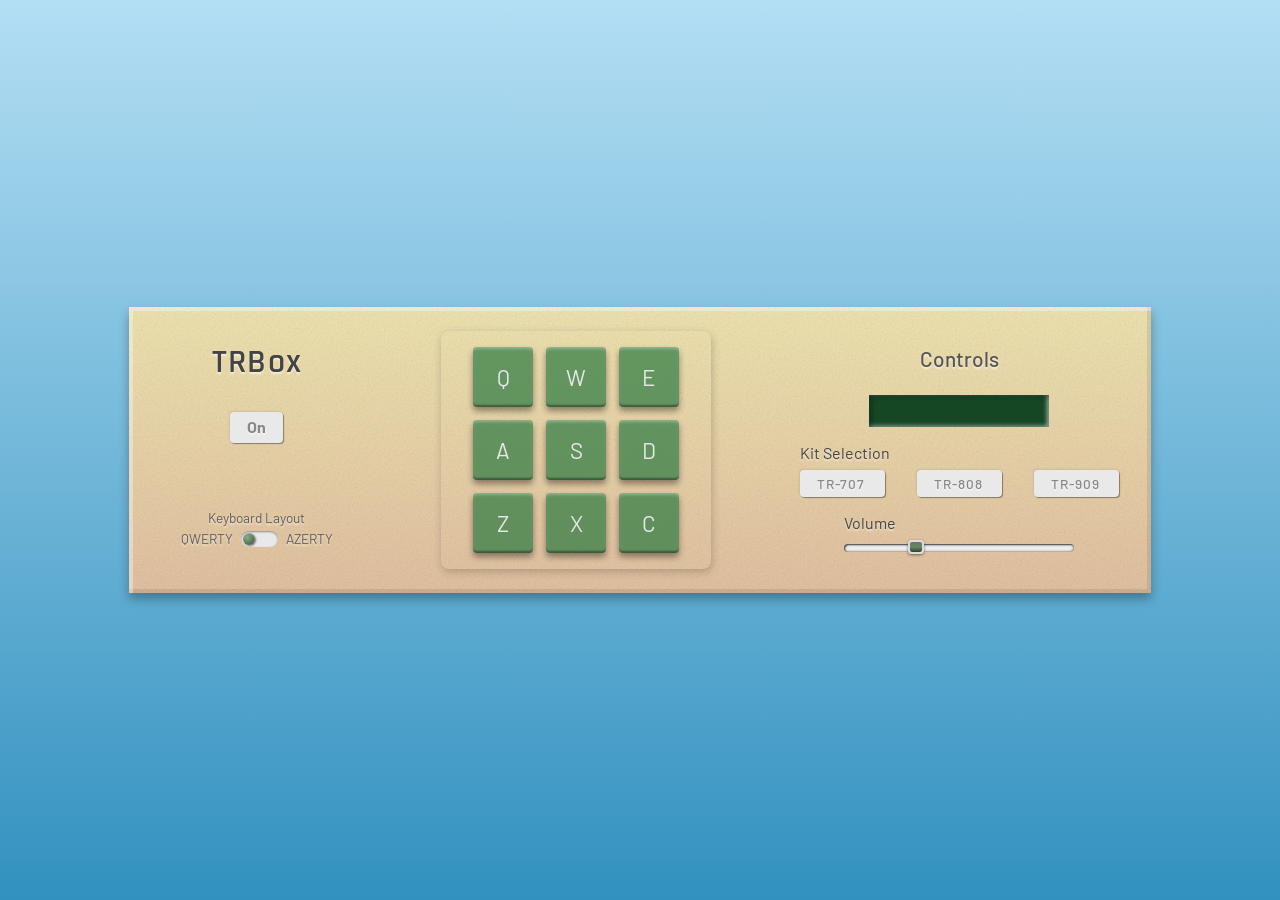
<file: index.html>
<!doctype html>

<html lang="en">
  <head>
    <meta charset="utf-8" />
    <meta name="viewport" content="width=device-width, initial-scale=1.0" />
    <title>Drum Machine</title>
    <link rel="preconnect" href="https://fonts.googleapis.com" />
    <link rel="preconnect" href="https://fonts.gstatic.com" crossorigin />
    <link
      href="https://fonts.googleapis.com/css2?family=Barlow:ital,wght@0,100;0,200;0,300;0,400;0,500;0,600;0,700;0,800;0,900;1,100;1,200;1,300;1,400;1,500;1,600;1,700;1,800;1,900&family=Rajdhani:wght@300;400;500;600;700&family=Share+Tech+Mono&display=swap"
      rel="stylesheet"
    />
    <link rel="stylesheet" href="styles.css" />
  </head>

  <body>
    <main class="flex align-center justify-center">
      <div
        id="drum-machine"
        class="grid mbl-8 pY-6"
        aria-label="BoomBox - Boite à rythmes"
      >
        <div class="left-container flex column align-center justify-around">
          <div class="head-container flex column mb-12">
            <h1 class="engraved">TRBox</h1>
            <button
              id="pushBtn"
              class="push is-off pX-4 pY-1 br-xs engraved"
              aria-pressed="false"
            >
              On
            </button>
          </div>

          <fieldset class="keyboard-switch-container flex mb-3">
            <legend class="engraved mb-1">Keyboard Layout</legend>
            <span class="engraved">QWERTY</span>
            <label class="switch">
              <input
                type="checkbox"
                id="keyboard-switch"
                aria-label="Basculer entre clavier QWERTY et AZERTY"
              />
              <span class="slider"></span>
            </label>
            <span class="engraved">AZERTY</span>
          </fieldset>
        </div>

        <div class="center-container flex column align-center justify-center">
          <div id="pad-bank" class="grid pY-4 pX-8 br-s">
            <button id="pad-Q" class="drum-pad" aria-label="Pad Q - Kick">
              <span class="pad-label">Q</span>
              <audio
                id="Q"
                class="clip"
                src="assets/samples/tr707/kick.wav"
              ></audio>
            </button>
            <button id="pad-W" class="drum-pad" aria-label="Pad W - Snare">
              <span class="pad-label">W</span>
              <audio
                id="W"
                class="clip"
                src="assets/samples/tr707/snare.wav"
              ></audio>
            </button>
            <button id="pad-E" class="drum-pad" aria-label="Pad E - Rimshot">
              <span class="pad-label">E</span>
              <audio
                id="E"
                class="clip"
                src="assets/samples/tr707/rimshot.wav"
              ></audio>
            </button>
            <button id="pad-A" class="drum-pad" aria-label="Pad A - Handclap">
              <span class="pad-label">A</span>
              <audio
                id="A"
                class="clip"
                src="assets/samples/tr707/handclap.wav"
              ></audio>
            </button>
            <button id="pad-S" class="drum-pad" aria-label="Pad S - Closed-HH">
              <span class="pad-label">S</span>
              <audio
                id="S"
                class="clip"
                src="assets/samples/tr707/closed-hh.wav"
              ></audio>
            </button>
            <button id="pad-D" class="drum-pad" aria-label="Pad D - Open-HH">
              <span class="pad-label">D</span>
              <audio
                id="D"
                class="clip"
                src="assets/samples/tr707/open-hh.wav"
              ></audio>
            </button>
            <button id="pad-Z" class="drum-pad" aria-label="Pad Z - Cowbell">
              <span class="pad-label">Z</span>
              <audio
                id="Z"
                class="clip"
                src="assets/samples/tr707/cowbell.wav"
              ></audio>
            </button>
            <button id="pad-X" class="drum-pad" aria-label="Pad X - Ride">
              <span class="pad-label">X</span>
              <audio
                id="X"
                class="clip"
                src="assets/samples/tr707/ride.wav"
              ></audio>
            </button>
            <button id="pad-C" class="drum-pad" aria-label="Pad C - Tambourin">
              <span class="pad-label">C</span>
              <audio
                id="C"
                class="clip"
                src="assets/samples/tr707/tambourin.wav"
              ></audio>
            </button>
          </div>
        </div>

        <div class="right-container flex align-center justify-center pX-8">
          <div class="controls-container flex column align-center">
            <h2 class="engraved mb-2">Controls</h2>
            <p
              id="display"
              class="flex align-center justify-center"
              role="status"
              aria-live="polite"
              aria-atomic="true"
            ></p>

            <fieldset class="kit-container flex pT-2">
              <legend class="engraved">Kit Selection</legend>

              <input type="radio" name="kits" id="TR-707" disabled />
              <label for="TR-707" class="pX-4 pY-1 is-off engraved"
                >TR-707</label
              >

              <input type="radio" name="kits" id="TR-808" disabled />
              <label for="TR-808" class="pX-4 pY-1 is-off engraved"
                >TR-808</label
              >

              <input type="radio" name="kits" id="TR-909" disabled />
              <label for="TR-909" class="pX-4 pY-1 is-off engraved"
                >TR-909</label
              >
            </fieldset>

            <div class="volume-slider">
              <label for="volume-control" class="engraved mb-1">Volume</label>
              <input
                type="range"
                id="volume-control"
                min="0"
                max="100"
                step="1"
                value="30"
                aria-label="Volume (0 à 100)"
              />
            </div>
          </div>
        </div>
      </div>
    </main>

    <script src="script.js"></script>
  </body>
</html>
</file>
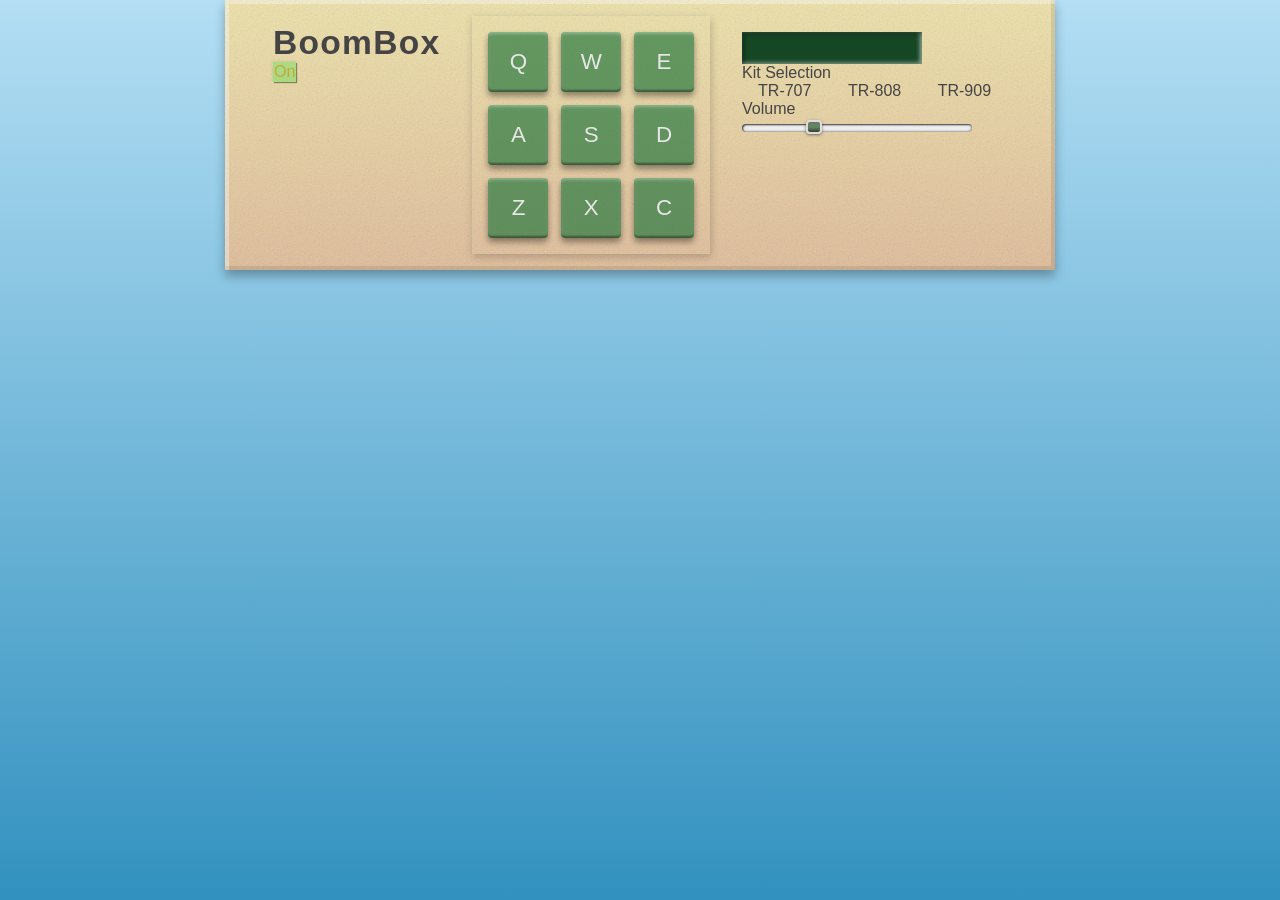
<file: indexA.html>
<!doctype html>

<html lang="en">
  <head>
    <meta charset="utf-8" />
    <meta name="viewport" content="width=device-width, initial-scale=1.0">
    <title>Drum Machine</title>
    <link rel="stylesheet" href="styles.css">
  </head>

  <body>
    <main class="flex align-start justify-center pt-10wh">
      <div id="drum-machine" class="flex wrap p-4">
        <div class="left-container pX-8 pY-2">
          <h1>BoomBox</h1>
          <button id="toggleBtn" class="toggle is-on" aria-pressed="true">On</button>
        </div>
        <div class="center-container">
          <div id="pad-bank" class="grid p-4">
            <button id="" class="drum-pad">
              Q
              <audio id="Q" class="clip" src=""></audio>
            </button>
            <button id="" class="drum-pad">
              W
              <audio id="W" class="clip" src=""></audio>
            </button>
            <button id="" class="drum-pad">
              E
              <audio id="E" class="clip" src=""></audio>
            </button>
            <button id="" class="drum-pad">
              A
              <audio id="A" class="clip" src=""></audio>
            </button>
            <button id="" class="drum-pad">
              S
              <audio id="S" class="clip" src=""></audio>
            </button>
            <button id="" class="drum-pad">
              D
              <audio id="D" class="clip" src=""></audio>
            </button>
            <button id="" class="drum-pad">
              Z
              <audio id="Z" class="clip" src=""></audio>
            </button>
            <button id="" class="drum-pad">
              X
              <audio id="Z" class="clip" src=""></audio>
            </button>
            <button id="" class="drum-pad">
              C
              <audio id="C" class="clip" src=""></audio>
            </button>
          </div>
        </div>
        <div class="right-container flex column pY-4 pX-8">
          <p id="display"></p>

          <fieldset>
            <legend>Kit Selection</legend>

            <input type="radio" name="kits" id="TR-707">
            <label for="TR-707" class="pX-4 pY-1">TR-707</label>

            <input type="radio" name="kits" id="TR-808" checked>
            <label for="TR-808" class="pX-4 pY-1">TR-808</label>

            <input type="radio" name="kits" id="TR-909">
            <label for="TR-909" class="pX-4 pY-1">TR-909</label>
          </fieldset>

          <div class="volume-slider">
            <label for="volume-control">Volume</label>
            <input type="range" id="volume-control" min="0" max="1" step="0.01" value="0.3">
          </div>
        </div>


      </div>
    </main>

    <script src="script.js"></script>
  </body>
</html>
</file>
<file: styles.css>
/* = Root Declaration = */

:root {
  --modele-font: Rajdhani, sans-serif;
  --controls-font: Barlow, sans-serif;
  --display-font: 'Share Tech Mono', monospace;

  --bg-color-1: hsl(200, 74%, 83%);
  --bg-color-2: #3291bf;

  --model-color-1: hsl(30, 54%, 74%);
  --model-color-2: hsl(50, 68%, 80%);
  /* --model-border-color: #22753B; */

  --title-color: #444;
  --subtitle-color: #555;
  --txt-color: #444;

  --btn-bg-color: #e9e9e9;
  --btn-txt-color: #888;

  --pad-color: #22753baa;
  --pad-id-color: #e7e7e7;

  --display-bg-color: #154725;
  --display-color: #ffb300;

  --btn-isOn-color: 48 230 51;
  --btn-isOn-txt-color: 204 155 41;

  --spacing: 0.25rem;
}

/* = Reset = */

*,
*::after,
*::before {
  box-sizing: border-box;
  margin: 0;
  padding: 0;
  user-select: none;
}

button {
  all: unset;
  cursor: pointer;

  &:focus-visible {
    outline: 2px solid ButtonText;
  }
}

fieldset {
  border: none;
}

/* = Base - Typographie = */

h1 {
  font-family: var(--modele-font);
  font-size: 2.1rem;
  font-weight: 600;
  letter-spacing: 0.08rem;

  color: var(--title-color);
}

h2 {
  font-size: 1.3rem;
  font-weight: 500;

  color: var(--subtitle-color);
}

body {
  height: 100%;
  background-image: linear-gradient(var(--bg-color-1), var(--bg-color-2));
}

main {
  min-height: 100vh;
  perspective: 800px;
}

/* = Layout = */

#drum-machine {
  position: relative;
  z-index: 1;
  transform-style: preserve-3d;
  transform: rotateX(0);

  grid-template-columns: repeat(8, 1fr);
  row-gap: 2rem;
  font-family: var(--controls-font);
  color: var(--txt-color);

  background-image: linear-gradient(
    to top,
    var(--model-color-1),
    var(--model-color-2)
  );
  border: 3px solid var(--model-border-color);
  /* border-radius: 0.5rem; */

  box-shadow:
    0 6px 10px rgba(0, 0, 0, 0.3),
    inset 4px 4px 0px rgba(255, 255, 255, 0.4),
    inset -4px -4px 0px rgba(0, 0, 0, 0.1);
}

#drum-machine::before {
  content: '';
  position: absolute;
  top: 0;
  left: 0;
  right: 0;
  bottom: 0;

  background-image: url("data:image/svg+xml,%3Csvg viewBox='0 0 200 200' xmlns='http://www.w3.org/2000/svg'%3E%3Cfilter id='noiseFilter'%3E%3CfeTurbulence type='fractalNoise' baseFrequency='0.8' numOctaves='3' stitchTiles='stitch'/%3E%3C/filter%3E%3Crect width='100%25' height='100%25' filter='url(%23noiseFilter)'/%3E%3C/svg%3E");

  z-index: -1;
  opacity: 0.25;

  background-blend-mode: overlay;
  pointer-events: none;
}

.left-container {
  grid-column: 1 / span 2;
}

.head-container {
  row-gap: 1.75rem;
}

.center-container {
  grid-column: 3 / span 3;
}

.right-container {
  grid-column: 6 / span 3;
}

.keyboard-switch-container {
  font-size: 0.85rem;
  color: color-mix(in srgb, var(--btn-txt-color), black 30%);
}

#pad-bank {
  grid-template-columns: repeat(3, 1fr);
  gap: 0.8rem;

  background-color: var(--pad-ctn-color);
  box-shadow:
    1px 3px 8px rgba(0, 0, 0, 0.2),
    -2px -2px 8px rgba(200, 200, 200, 0.1);

  text-align: center;
}

.kit-container {
  column-gap: 2rem;
}

.controls-container {
  row-gap: 1rem;
}

/* = Composants = */

#pushBtn {
  align-self: center;
  font-weight: bold;
  background-color: var(--btn-bg-color);
  padding-bottom: 6px;

  transition: all 0.1s ease-out;
}

#pushBtn.is-off:active {
  transform: translateY(1px);

  border: 1px solid #bababa;
  box-shadow:
    inset 1px 1px 1px rgba(0, 0, 0, 0.13),
    inset -1px -1px 1px rgba(55, 55, 55, 0.13);
}

#pushBtn.is-on:active {
  transform: translateY(1px);

  color: var(--btn-txt-color);
  text-shadow: none;

  border: 1px solid #bababa;
  box-shadow:
    inset 1px 1px 1px rgba(0, 0, 0, 0.13),
    inset -1px -1px 1px rgba(55, 55, 55, 0.13);
}

.keyboard-switch-container legend {
  display: block;
  margin-inline: auto;
}

.switch {
  position: relative;
  top: 1px;
  width: 2.3rem;
  height: 1rem;
  margin: 0 0.5rem;
}

.switch input {
  opacity: 0;
  width: 0;
  height: 0;
}

.slider {
  position: absolute;
  cursor: pointer;
  inset: 0;
  background-color: var(--btn-bg-color);
  box-shadow: inset 0 1px 2px rgba(0, 0, 0, 0.4);
  border-radius: 20px;
  transition: 0.2s;
}

.slider::before {
  content: '';
  position: absolute;
  height: 0.75rem;
  width: 0.75rem;
  top: 2px;
  left: 2px;
  border-radius: 50%;
  transition: 0.2s;

  background: radial-gradient(
    circle at 35% 35%,
    color-mix(in srgb, #608c5d 100%, white 40%),
    color-mix(in srgb, #608c5d 100%, black 70%)
  );

  box-shadow:
    1px 1px 2px rgba(0, 0, 0, 0.5),
    inset 0 1px 1px rgba(255, 255, 255, 0.3);
}

input:checked + .slider::before {
  transform: translateX(19px);
}

.drum-pad {
  width: 60px;
  height: 60px;
  background-color: var(--pad-color);
  color: var(--pad-id-color);
  font-size: 1.4rem;

  box-shadow:
    0 4px 6px rgba(0, 0, 0, 0.4),
    inset 0 2px 3px rgba(255, 255, 255, 0.3),
    inset 0 -2px 2px rgba(0, 0, 0, 0.4);
  border-radius: var(--spacing);

  transition: all 0.05s cubic-bezier(0.175, 0.885, 0.32, 1.275);
  touch-action: manipulation;
}

.drum-pad:active {
  transform: translateY(1px);
  box-shadow:
    0 2px 4px rgba(0, 0, 0, 0.3),
    inset 0 2px 4px rgba(0, 0, 0, 0.1);
}

#display {
  position: relative;
  width: 80%;
  max-width: 180px;
  height: 2rem;
  font-family: var(--display-font);
  font-size: 0.9rem;
  color: var(--display-color);
  text-shadow:
    0 0 3px rgba(0, 229, 255, 0.95),
    0 0 10px rgba(0, 229, 255, 0.45);

  background-color: var(--display-bg-color);
  box-shadow:
    inset 2px 2px 5px rgba(0, 0, 0, 0.45),
    inset -2px -1px 4px rgba(255, 255, 255, 0.6);
}

input[type='radio'] {
  position: absolute;
  opacity: 0;
  width: 0;
  height: 0;
}

.kit-container label {
  display: inline-flex;
  width: 85px;
  font-size: 0.85rem;
  font-weight: 500;
  letter-spacing: 0.07rem;
  background-color: var(--btn-bg-color);
  border-radius: 0.25rem;

  cursor: pointer;
  transition: all 0.1s ease-out;
}

.kit-container label.is-off:active {
  transform: translateY(1px);

  border: 1px solid #bababa;
  box-shadow:
    inset 1px 1px 1px rgba(0, 0, 0, 0.13),
    inset -1px -1px 1px rgba(55, 55, 55, 0.13);
}

.kit-container label.is-on:active {
  transform: translateY(1px);

  color: var(--btn-txt-color);
  border: 1px solid #bababa;
  text-shadow: none;
  box-shadow:
    inset 1px 1px 1px rgba(0, 0, 0, 0.13),
    inset -1px -1px 1px rgba(55, 55, 55, 0.13);
}

.volume-slider label {
  display: block;
}

#volume-control {
  width: 230px;
  -webkit-appearance: none;
  appearance: none;
  background: transparent; /* évite un fond gris parasite */
}

#volume-control::-moz-range-track {
  background: #eee;
  box-shadow:
    inset 1px 1px 2px rgba(0, 0, 0, 0.8),
    inset -1px -1px 2px rgba(0, 0, 0, 0.3);
  height: 8px;
  border-radius: 9999px;
  border: none;
}

#volume-control::-webkit-slider-runnable-track {
  background: #eee;
  box-shadow:
    inset 1px 1px 2px rgba(0, 0, 0, 0.8),
    inset -1px -1px 2px rgba(0, 0, 0, 0.3);
  height: 8px;
  border-radius: 9999px;
  border: none;
}

#volume-control::-moz-range-thumb {
  width: 14px;
  height: 13px;
  /* border-radius: 50%; */
  background: linear-gradient(to bottom, #717171 0%, #608c5d 50%, #3a3a3a 100%);
  border: 2px solid #ddd;
  box-shadow: 0 1px 3px rgba(0, 0, 0, 0.5);
}

#volume-control::-webkit-slider-thumb {
  -webkit-appearance: none;
  appearance: none;
  width: 16px;
  height: 14px;
  background: linear-gradient(to bottom, #717171 0%, #608c5d 50%, #3a3a3a 100%);
  border: 2px solid #ddd;
  border-radius: var(--spacing);
  box-shadow: 0 1px 3px rgba(0, 0, 0, 0.5);
  margin-top: -4px;
}

/* = Utilitaires = */
.engraved {
  text-shadow: 0px 2px 2px rgba(255, 255, 255, 0.6);
}

.mb-1 {
  margin-bottom: calc(1 * var(--spacing));
}
.mb-2 {
  margin-bottom: calc(2 * var(--spacing));
}
.mb-3 {
  margin-bottom: calc(3 * var(--spacing));
}
.mb-4 {
  margin-bottom: calc(4 * var(--spacing));
}
.mb-7 {
  margin-bottom: calc(7 * var(--spacing));
}
.mb-12 {
  margin-bottom: calc(12 * var(--spacing));
}
.mb-20 {
  margin-bottom: calc(20 * var(--spacing));
}

.mbl-4 {
  margin-block: calc(4 * var(--spacing));
}
.mbl-6 {
  margin-block: calc(6 * var(--spacing));
}
.mbl-8 {
  margin-block: calc(6 * var(--spacing));
}

.mil-2 {
  margin-inline: calc(2 * var(--spacing));
}
.mil-4 {
  margin-inline: calc(4 * var(--spacing));
}

.mL-4 {
  margin-left: calc(4 * var(--spacing));
}
.mL-6 {
  margin-left: calc(6 * var(--spacing));
}
.mL-8 {
  margin-left: calc(8 * var(--spacing));
}

.p-4 {
  padding: calc(4 * var(--spacing));
}
.p-12 {
  padding: calc(12 * var(--spacing));
}

.pT-2 {
  padding-top: calc(2 * var(--spacing));
}

.pR-2 {
  padding-right: calc(2 * var(--spacing));
}
.pR-3 {
  padding-right: calc(3 * var(--spacing));
}

.pX-2 {
  padding-inline: calc(2 * var(--spacing));
}
.pX-3 {
  padding-inline: calc(3 * var(--spacing));
}
.pX-4 {
  padding-inline: calc(4 * var(--spacing));
}
.pX-8 {
  padding-inline: calc(8 * var(--spacing));
}
.pX-12 {
  padding-inline: calc(12 * var(--spacing));
}
.pX-24 {
  padding-inline: calc(24 * var(--spacing));
}

.pY-1 {
  padding-block: calc(1 * var(--spacing));
}
.pY-2 {
  padding-block: calc(2 * var(--spacing));
}
.pY-3 {
  padding-block: calc(3 * var(--spacing));
}
.pY-4 {
  padding-block: calc(4 * var(--spacing));
}
.pY-6 {
  padding-block: calc(6 * var(--spacing));
}
.pY-8 {
  padding-block: calc(8 * var(--spacing));
}

.br-xs {
  border-radius: 0.25rem;
}
.br-s {
  border-radius: 0.5rem;
}
.br-l {
  border-radius: 2rem;
}

.pt-10vh {
  padding-top: 10vh;
}
.pt-30vh {
  padding-top: 30vh;
}

.pb-10vh {
  padding-bottom: 10vh;
}

.gap-18vh {
  row-gap: 18vh;
}

.bold {
  font-weight: bold;
}
.italic {
  font-style: italic;
}

.txt-indent {
  text-indent: 2.5rem;
}

.grid {
  display: grid;
}
.flex {
  display: flex;
}
.wrap {
  flex-wrap: wrap;
}
.column {
  flex-direction: column;
}
.align-center {
  align-items: center;
}
.align-start {
  align-items: flex-start;
}
.align-end {
  align-items: flex-end;
}
.justify-center {
  justify-content: center;
}
.justify-between {
  justify-content: space-between;
}
.justify-around {
  justify-content: space-around;
}
.justify-evenly {
  justify-content: space-evenly;
}

.hidden {
  visibility: hidden;
}

/* = Etats = */

.is-off {
  border: 1px solid transparent;
  color: var(--btn-txt-color);

  box-shadow:
    1px 1px 1px rgba(0, 0, 0, 0.4),
    -1px -1px 2px rgba(55, 55, 55, 0.1);
}

.is-on {
  color: rgb(var(--btn-isOn-txt-color) / 0.8); /* 153, 115, 2 */
  border: 1px solid rgb(var(--btn-isOn-color) / 0.33); /* 230, 174, 2 */

  /* text-shadow:
    0 0 2px rgb(var(--btn-isOn-txt-color) / 0.5),
    0 0 4px rgb(var(--btn-isOn-txt-color) / 0.2); */

  box-shadow:
    inset 0 0 32px rgb(var(--btn-isOn-color) / 0.4),
    1px 1px 1px rgba(0, 0, 0, 0.4),
    -1px -1px 2px rgba(55, 55, 55, 0.1);
}

.is-active {
  transform: translateY(1px);

  box-shadow:
    0 2px 4px rgba(0, 0, 0, 0.3),
    inset 0 2px 4px rgba(0, 0, 0, 0.1);
}

[hidden] {
  display: none !important;
}

@media screen and (max-width: 1024px) {
  #drum-machine {
    grid-template-columns: 1fr;
    width: 353px;
  }

  .left-container {
    grid-column: 1;
    min-width: 0;
  }

  .center-container {
    grid-column: 1;
    min-width: 0;
  }

  .right-container {
    grid-column: 1;
    min-width: 0;
  }

  .kit-container {
    column-gap: 1rem;
  }

  .controls-container {
    margin-bottom: 3rem;
  }
}
</file>
